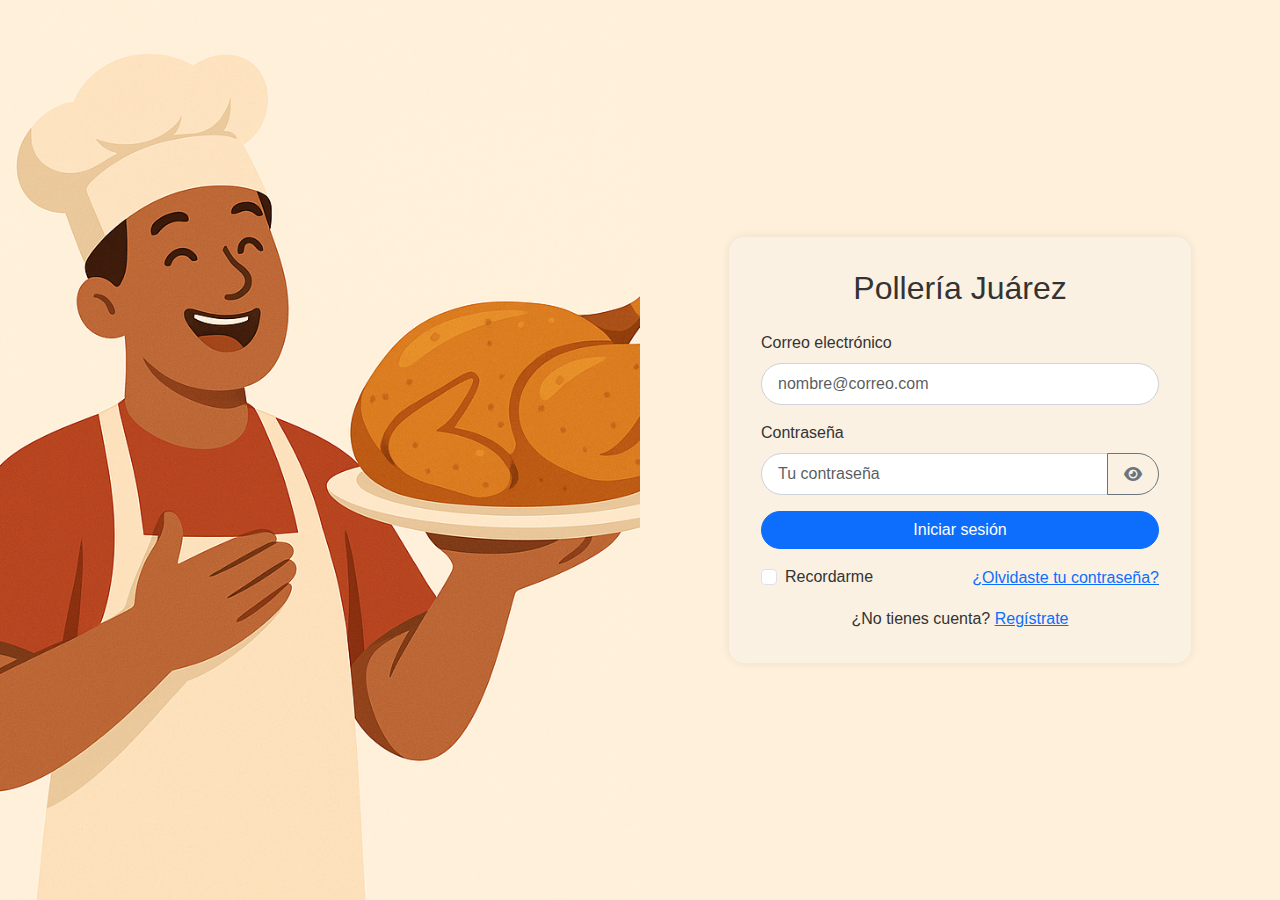
<file: index.html>
<!DOCTYPE html>
<html lang="es">
<head>
  <meta charset="UTF-8" />
  <meta name="viewport" content="width=device-width, initial-scale=1" />
  <title>Login | Pollería</title>

  <!-- Bootstrap 5 -->
  <link href="https://cdn.jsdelivr.net/npm/bootstrap@5.3.3/dist/css/bootstrap.min.css" rel="stylesheet" />

  <!-- Font Awesome -->
  <link rel="stylesheet" href="https://cdnjs.cloudflare.com/ajax/libs/font-awesome/6.5.0/css/all.min.css" />

  <!-- Tu CSS personalizado -->
  <link rel="stylesheet" href="css/login.css" />
</head>
<body>

  <div class="container-fluid vh-100">
    <div class="row h-100">

      <!-- Imagen izquierda -->
      <div class="col-lg-6 d-none d-lg-block p-0">
        <img src="img/personaSosteniendoPollo.png" alt="Chef con pollo" class="img-fluid h-100 w-100" style="object-fit: cover;" />
      </div>

      <!-- Lado derecho con fondo suave -->
      <div class="col-lg-6 col-12 d-flex align-items-center justify-content-center">
        <div class="w-75 login-panel">
          <h2 class="text-center mb-4">Pollería Juárez</h2>
          <form>
            <div class="mb-3">
              <label for="email" autocomplete="off" class="form-label">Correo electrónico</label>
              <input type="email" class="form-control rounded-pill p-2 ps-3" id="email" placeholder="nombre@correo.com" required />
            </div>

            <div class="mb-3">
              <label for="password" class="form-label">Contraseña</label>
              <div class="input-group">
                <input type="password" class="form-control rounded-start-pill p-2 ps-3" id="password" placeholder="Tu contraseña" required />
                <button class="btn btn-outline-secondary rounded-end-pill" type="button" id="togglePassword">
                  <i class="fa-solid fa-eye" id="eyeIcon"></i>
                </button>
              </div>
            </div>

            <div class="d-grid mb-3">
              <button type="submit" class="btn btn-primary rounded-pill">Iniciar sesión</button>
            </div>

            <div class="d-flex justify-content-between align-items-center mb-3">
              <div class="form-check">
                <input class="form-check-input" type="checkbox" id="remember" />
                <label class="form-check-label" for="remember">Recordarme</label>
              </div>
              <a href="#">¿Olvidaste tu contraseña?</a>
            </div>

            <div class="text-center">
              <span>¿No tienes cuenta?</span> <a href="#">Regístrate</a>
            </div>
          </form>
        </div>
      </div>

    </div>
  </div>

  <script src="js/login.js"></script>
</body>
</html>
</file>
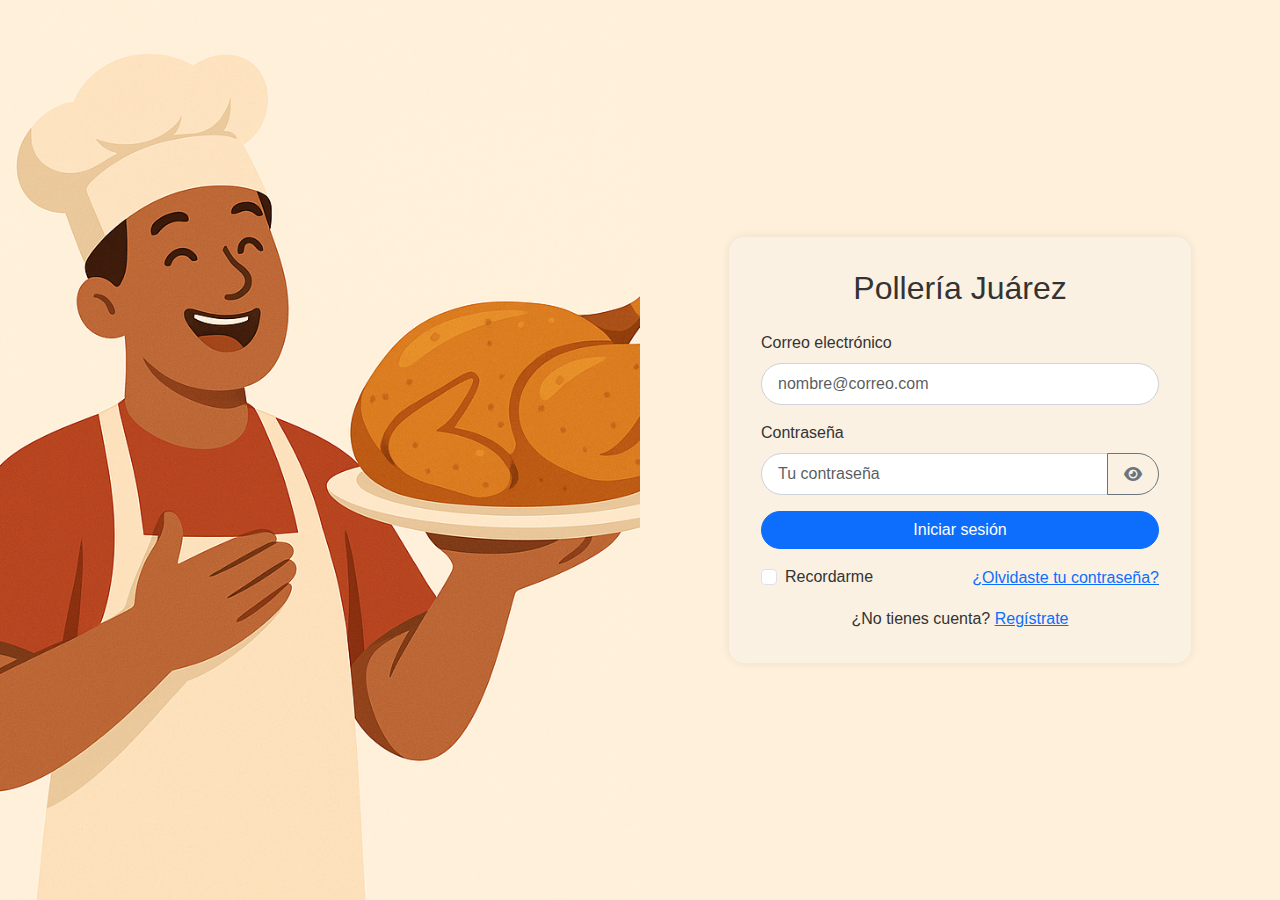
<file: login/index.html>
<!DOCTYPE html>
<html lang="es">
<head>
  <meta charset="UTF-8" />
  <meta name="viewport" content="width=device-width, initial-scale=1" />
  <title>Login | Pollería</title>

  <!-- Bootstrap 5 -->
  <link href="https://cdn.jsdelivr.net/npm/bootstrap@5.3.3/dist/css/bootstrap.min.css" rel="stylesheet" />

  <!-- Font Awesome -->
  <link rel="stylesheet" href="https://cdnjs.cloudflare.com/ajax/libs/font-awesome/6.5.0/css/all.min.css" />

  <!-- Tu CSS personalizado -->
  <link rel="stylesheet" href="../css/login.css" />
</head>
<body>

  <div class="container-fluid vh-100">
    <div class="row h-100">

      <!-- Imagen izquierda -->
      <div class="col-lg-6 d-none d-lg-block p-0">
        <img src="../img/personaSosteniendoPollo.png" alt="Chef con pollo" class="img-fluid h-100 w-100" style="object-fit: cover;" />
      </div>

      <!-- Lado derecho con fondo suave -->
      <div class="col-lg-6 col-12 d-flex align-items-center justify-content-center">
        <div class="w-75 login-panel">
          <h2 class="text-center mb-4">Pollería Juárez</h2>
          <form>
            <div class="mb-3">
              <label for="email" autocomplete="off" class="form-label">Correo electrónico</label>
              <input type="email" class="form-control rounded-pill p-2 ps-3" id="email" placeholder="nombre@correo.com" required />
            </div>

            <div class="mb-3">
              <label for="password" class="form-label">Contraseña</label>
              <div class="input-group">
                <input type="password" class="form-control rounded-start-pill p-2 ps-3" id="password" placeholder="Tu contraseña" required />
                <button class="btn btn-outline-secondary rounded-end-pill" type="button" id="togglePassword">
                  <i class="fa-solid fa-eye" id="eyeIcon"></i>
                </button>
              </div>
            </div>

            <div class="d-grid mb-3">
              <button type="submit" class="btn btn-primary rounded-pill">Iniciar sesión</button>
            </div>

            <div class="d-flex justify-content-between align-items-center mb-3">
              <div class="form-check">
                <input class="form-check-input" type="checkbox" id="remember" />
                <label class="form-check-label" for="remember">Recordarme</label>
              </div>
              <a href="#">¿Olvidaste tu contraseña?</a>
            </div>

            <div class="text-center">
              <span>¿No tienes cuenta?</span> <a href="#">Regístrate</a>
            </div>
          </form>
        </div>
      </div>

    </div>
  </div>

  <script src="../js/login.js"></script>
</body>
</html>
</file>
<file: css/login.css>
/* Fondo general */
body {
  background-color: #fff0db;
  font-family: 'Segoe UI', sans-serif;
  color: #333;
}

/* Panel del formulario */
.login-panel {
  background-color: #faf1e2; /* Marfil claro */
  border-radius: 15px;
  box-shadow: 0 0 10px rgba(0, 0, 0, 0.08);
  padding: 2rem;
}

/* Estilo del input */
input.form-control {
  border: 1px solid #ced4da;
  transition: all 0.3s ease;
}

input.form-control:focus {
  border-color: #0d6efd;
  box-shadow: 0 0 0 0.2rem rgba(13, 110, 253, 0.25);
}

/* Botón de mostrar/ocultar contraseña */
button#togglePassword {
  display: flex;
  align-items: center;
  justify-content: center;
  padding: 0 1rem;
}

button#togglePassword:focus {
  box-shadow: none;
}
</file>
